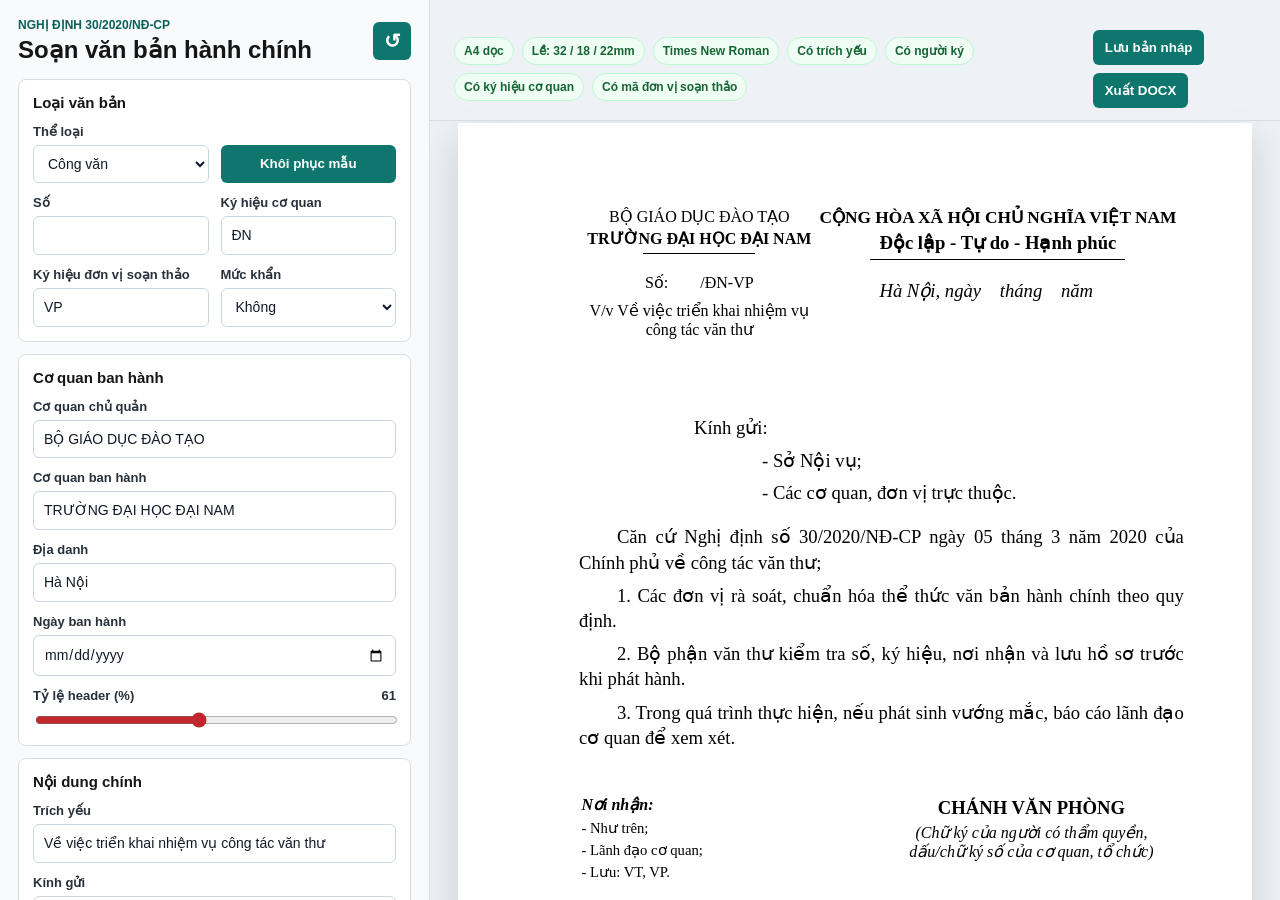
<file: vbhc/index.html>
<!doctype html>
<html lang="vi">
<head>
  <meta charset="utf-8">
  <meta name="viewport" content="width=device-width, initial-scale=1">
  <title>Trình soạn văn bản NĐ 30</title>
  <link rel="stylesheet" href="styles.css">
</head>
<body>
  <main class="app-shell">
    <aside class="editor-pane" aria-label="Thông tin văn bản">
      <div class="brand-row">
        <div>
          <p class="eyebrow">Nghị định 30/2020/NĐ-CP</p>
          <h1>Soạn văn bản hành chính</h1>
        </div>
        <button class="icon-button" id="resetBtn" type="button" title="Tạo lại mẫu trắng" aria-label="Tạo lại mẫu trắng">↺</button>
      </div>

      <section class="panel">
        <h2>Loại văn bản</h2>
        <div class="field-grid compact">
          <label>
            Thể loại
            <select id="docType"></select>
          </label>
          <button id="templateBtn" type="button" title="Điền lại nội dung mẫu theo phụ lục, có thể ghi đè nội dung đang nhập">Khôi phục mẫu</button>
          <label>
            Số
            <input id="docNo" type="number" min="1">
          </label>
          <label>
            Ký hiệu cơ quan
            <input id="agencyCode" value="ĐN">
          </label>
          <label id="draftingCodeBlock">
            Ký hiệu đơn vị soạn thảo
            <input id="draftingCode" value="VP">
          </label>
          <label>
            Mức khẩn
            <select id="urgency">
              <option value="">Không</option>
              <option>KHẨN</option>
              <option>THƯỢNG KHẨN</option>
              <option>HỎA TỐC</option>
            </select>
          </label>
        </div>
      </section>

      <section class="panel">
        <h2>Cơ quan ban hành</h2>
        <div class="field-grid">
          <label>
            Cơ quan chủ quản
            <input id="parentAgency" value="BỘ GIÁO DỤC ĐÀO TẠO">
          </label>
          <label>
            Cơ quan ban hành
            <input id="issuingAgency" value="TRƯỜNG ĐẠI HỌC ĐẠI NAM">
          </label>
          <label>
            Địa danh
            <input id="place" value="Hà Nội">
          </label>
          <label>
            Ngày ban hành
            <input id="issuedDate" type="date">
          </label>
          <label class="range-label">
            <span>Tỷ lệ header (%) <strong id="headerRatioValue">61</strong></span>
            <input id="headerRatio" type="range" min="52" max="72" value="61">
          </label>
          <label id="pageOrientationBlock">
            Khổ giấy
            <select id="pageOrientation">
              <option value="portrait">A4 dọc</option>
              <option value="landscape">A4 ngang</option>
            </select>
          </label>
        </div>
      </section>

      <section class="panel">
        <h2>Nội dung chính</h2>
        <div class="field-grid">
          <label>
            Trích yếu
            <input id="summary" value="Về việc triển khai nhiệm vụ công tác văn thư">
          </label>
          <label id="attachedBlock">
            Văn bản kèm theo
            <input id="attachedDocumentTitle" value="Quy chế công tác văn thư">
          </label>
          <label id="authorityBlock">
            Thẩm quyền ban hành
            <input id="issuingAuthority" value="CHỦ TỊCH ỦY BAN NHÂN DÂN TỈNH A">
          </label>
          <label id="recipientBlock">
            Kính gửi
            <textarea id="recipients" rows="3">Sở Nội vụ;
Các cơ quan, đơn vị trực thuộc.</textarea>
          </label>
          <label>
            Căn cứ / mở đầu
            <textarea id="basis" rows="4">Căn cứ Nghị định số 30/2020/NĐ-CP ngày 05 tháng 3 năm 2020 của Chính phủ về công tác văn thư;</textarea>
          </label>
          <label id="bodyTextBlock">
            Nội dung văn bản
            <textarea id="bodyText" rows="8">1. Các đơn vị rà soát, chuẩn hóa thể thức văn bản hành chính theo quy định.
2. Bộ phận văn thư kiểm tra số, ký hiệu, nơi nhận và lưu hồ sơ trước khi phát hành.
3. Trong quá trình thực hiện, nếu phát sinh vướng mắc, báo cáo lãnh đạo cơ quan để xem xét.</textarea>
          </label>
          <label id="tableTextBlock">
            Dữ liệu bảng
            <textarea id="tableText" rows="8"></textarea>
          </label>
          <label id="tableAfterBlock">
            Ghi chú sau bảng
            <textarea id="tableAfterText" rows="4"></textarea>
          </label>
        </div>
      </section>

      <section class="panel">
        <h2>Ký ban hành và nơi nhận</h2>
        <div class="field-grid compact">
          <label>
            Quyền hạn ký
            <select id="signMode">
              <option value="">Ký trực tiếp</option>
              <option>TM.</option>
              <option>KT.</option>
              <option>TL.</option>
              <option>TUQ.</option>
              <option>Q.</option>
            </select>
          </label>
          <label>
            Chức vụ
            <input id="signTitle" value="CHÁNH VĂN PHÒNG">
          </label>
          <label>
            Họ tên người ký
            <input id="signName" value="Nguyễn Văn A">
          </label>
          <label>
            Lưu
            <input id="archiveLine" value="VT, VP.">
          </label>
        </div>
        <label class="full-label">
          Nơi nhận
          <textarea id="copyTo" rows="4">Như trên;
Lãnh đạo cơ quan;
Lưu: VT, VP.</textarea>
        </label>
      </section>
    </aside>

    <section class="workspace" aria-label="Xem trước văn bản">
      <div class="toolbar">
        <div class="status-strip" id="checks"></div>
        <div class="toolbar-actions">
          <button id="saveBtn" type="button" title="Lưu bản nháp hiện tại vào trình duyệt này">Lưu bản nháp</button>
          <button id="exportBtn" type="button">Xuất DOCX</button>
        </div>
      </div>

      <article class="paper" id="paper">
        <div class="doc-top">
          <div class="agency-block">
            <p id="previewParent"></p>
            <p class="bold" id="previewAgency"></p>
            <div class="short-line"></div>
            <p id="previewNumber"></p>
            <p class="dispatch-number-summary" id="previewDispatchSummary"></p>
          </div>
          <div class="national-block">
            <p class="national-title">CỘNG HÒA XÃ HỘI CHỦ NGHĨA VIỆT NAM</p>
            <p class="motto">Độc lập - Tự do - Hạnh phúc</p>
            <div class="long-line"></div>
            <p class="date-line" id="previewDate"></p>
          </div>
        </div>

        <div class="urgency-stamp" id="previewUrgency"></div>

        <section class="subject-block" id="subjectBlock">
          <h2 id="previewDocType"></h2>
          <p id="previewSummary"></p>
          <div class="medium-line"></div>
        </section>

        <section class="authority-preview" id="previewAuthority"></section>

        <section class="to-block" id="previewRecipients"></section>

        <section class="content-block" id="previewBasis"></section>
        <section class="decision-command" id="previewDecisionCommand"></section>
        <section class="content-block" id="previewBody"></section>

        <section class="minutes-signature-row" id="previewMinutesSignatures">
          <div>
            <p class="minutes-sign-title">THƯ KÝ</p>
            <p class="signature-note">(Chữ ký)</p>
            <div class="sign-space small"></div>
            <p class="sign-name">Họ và tên</p>
          </div>
          <div>
            <p class="minutes-sign-title">CHỦ TỌA</p>
            <p class="signature-note">(Chữ ký của người có thẩm quyền, dấu/chữ ký số của cơ quan, tổ chức nếu có)</p>
            <div class="sign-space small"></div>
            <p class="sign-name">Họ và tên</p>
          </div>
        </section>

        <section class="minutes-signature-row" id="previewHandoverSignatures">
          <div>
            <p class="minutes-sign-title">ĐẠI DIỆN BÊN GIAO</p>
            <p class="signature-note">(Ký và ghi rõ họ và tên)</p>
            <div class="sign-space small"></div>
          </div>
          <div>
            <p class="minutes-sign-title">ĐẠI DIỆN BÊN NHẬN</p>
            <p class="signature-note">(Ký và ghi rõ họ và tên)</p>
            <div class="sign-space small"></div>
          </div>
        </section>

        <section class="signature-row">
          <div class="receivers">
            <p class="receive-title">Nơi nhận:</p>
            <div id="previewCopyTo"></div>
          </div>
          <div class="signature">
            <p id="previewSignMode"></p>
            <p class="signature-note official-letter-signature-note" id="previewSignatureNote"></p>
            <div class="sign-space"></div>
            <p class="sign-name" id="previewSignName"></p>
          </div>
        </section>
      </article>
    </section>
  </main>

  <script src="app.js"></script>
</body>
</html>
</file>
<file: vbhc/styles.css>
:root {
  --ink: #151515;
  --muted: #5c626a;
  --line: #d8dde3;
  --panel: #ffffff;
  --page-bg: #eef1f5;
  --accent: #0f766e;
  --accent-dark: #0b5f59;
  --warn: #9a3412;
  --ok: #166534;
}

* {
  box-sizing: border-box;
}

body {
  margin: 0;
  color: var(--ink);
  background: var(--page-bg);
  font-family: Arial, Helvetica, sans-serif;
}

.app-shell {
  display: grid;
  grid-template-columns: minmax(360px, 430px) 1fr;
  min-height: 100vh;
}

.editor-pane {
  height: 100vh;
  overflow: auto;
  padding: 18px;
  background: #f8fafc;
  border-right: 1px solid var(--line);
}

.brand-row {
  display: flex;
  align-items: center;
  justify-content: space-between;
  gap: 16px;
  margin-bottom: 14px;
}

.eyebrow {
  margin: 0 0 4px;
  color: var(--accent-dark);
  font-size: 12px;
  font-weight: 700;
  text-transform: uppercase;
}

h1 {
  margin: 0;
  font-size: 24px;
  line-height: 1.2;
}

.panel {
  margin: 12px 0;
  padding: 14px;
  background: var(--panel);
  border: 1px solid var(--line);
  border-radius: 8px;
}

.panel h2 {
  margin: 0 0 12px;
  font-size: 15px;
}

.field-grid {
  display: grid;
  gap: 12px;
}

.field-grid.compact {
  grid-template-columns: repeat(2, minmax(0, 1fr));
}

label,
.full-label {
  display: grid;
  gap: 6px;
  color: #28313b;
  font-size: 13px;
  font-weight: 700;
}

input,
select,
textarea {
  width: 100%;
  min-width: 0;
  border: 1px solid #cbd5e1;
  border-radius: 6px;
  padding: 9px 10px;
  color: #111827;
  background: #fff;
  font: 14px/1.35 Arial, Helvetica, sans-serif;
}

input[type="range"] {
  padding: 0;
  accent-color: #c1272d;
}

.range-label span {
  display: flex;
  justify-content: space-between;
  gap: 10px;
}

textarea {
  resize: vertical;
}

button {
  border: 0;
  border-radius: 6px;
  padding: 10px 12px;
  color: #fff;
  background: var(--accent);
  font-weight: 700;
  cursor: pointer;
}

button:hover {
  background: var(--accent-dark);
}

.toast {
  position: fixed;
  right: 22px;
  bottom: 22px;
  z-index: 50;
  padding: 10px 14px;
  border-radius: 6px;
  color: #fff;
  background: #166534;
  font-size: 14px;
  font-weight: 700;
  opacity: 0;
  transform: translateY(10px);
  pointer-events: none;
  transition: opacity 180ms ease, transform 180ms ease;
}

.toast.show {
  opacity: 1;
  transform: translateY(0);
}

#templateBtn {
  align-self: end;
  height: 38px;
}

.icon-button {
  width: 38px;
  height: 38px;
  padding: 0;
  font-size: 20px;
}

.workspace {
  min-width: 0;
  height: 100vh;
  overflow: auto;
  padding: 18px 24px 36px;
}

.toolbar {
  position: sticky;
  top: 0;
  z-index: 10;
  display: flex;
  align-items: center;
  justify-content: space-between;
  gap: 16px;
  margin: -18px -24px 20px;
  padding: 12px 24px;
  background: rgba(238, 241, 245, 0.94);
  border-bottom: 1px solid var(--line);
  backdrop-filter: blur(10px);
}

.toolbar-actions {
  display: flex;
  flex-wrap: wrap;
  gap: 8px;
}

.status-strip {
  display: flex;
  flex-wrap: wrap;
  gap: 8px;
  min-width: 0;
}

.check {
  border: 1px solid var(--line);
  border-radius: 999px;
  padding: 6px 9px;
  background: #fff;
  color: var(--muted);
  font-size: 12px;
  font-weight: 700;
}

.check.ok {
  border-color: #bbf7d0;
  color: var(--ok);
  background: #f0fdf4;
}

.check.warn {
  border-color: #fed7aa;
  color: var(--warn);
  background: #fff7ed;
}

.paper {
  width: 210mm;
  min-height: 297mm;
  margin: 0 auto;
  padding: 22mm 18mm 22mm 32mm;
  background: #fff;
  box-shadow: 0 14px 38px rgba(15, 23, 42, 0.16);
  color: #000;
  font-family: "Times New Roman", Times, serif;
  font-size: 14pt;
  line-height: 1.35;
}

.paper.landscape {
  width: 297mm;
  min-height: 210mm;
}

#tableTextBlock,
#tableAfterBlock,
#pageOrientationBlock {
  display: none;
}

.doc-top {
  display: grid;
  grid-template-columns: 39% 61%;
  width: calc(100% - 2mm);
  margin: 0 auto;
}

.agency-block,
.national-block,
.subject-block,
.dispatch-subject,
.signature {
  text-align: center;
}

.agency-block p,
.national-block p,
.subject-block p,
.signature p {
  margin: 0;
}

.agency-block {
  font-size: 12pt;
  text-transform: uppercase;
}

.bold,
.national-title,
.motto,
.subject-block h2,
.subject-block p,
.signature p,
.sign-name {
  font-weight: 700;
}

.national-title {
  font-size: 13pt;
  text-transform: uppercase;
  white-space: nowrap;
}

.motto {
  font-size: 14pt;
}

.date-line {
  margin-top: 14pt !important;
  font-style: italic;
}

.short-line,
.long-line,
.medium-line {
  height: 1px;
  margin: 4px auto 8px;
  background: #000;
}

.short-line {
  width: 48%;
}

.long-line {
  width: 70%;
}

.medium-line {
  width: 34%;
}

.authority-preview {
  display: none;
  margin: 4mm 0 5mm;
  font-family: "Times New Roman", Times, serif;
  font-size: 13pt;
  font-weight: 700;
  text-align: center;
  text-transform: uppercase;
}

.decision-command {
  display: none;
  margin: 5mm 0 3mm;
  font-family: "Times New Roman", Times, serif;
  font-size: 14pt;
  font-weight: 700;
  text-align: center;
}

.agency-block #previewNumber {
  margin-top: 13pt;
  text-transform: none;
}

.dispatch-number-summary {
  display: none;
  margin-top: 2mm !important;
  font-size: 12pt;
  font-weight: 400;
  line-height: 1.2;
  text-transform: none;
}

.urgency-stamp {
  min-height: 12mm;
  padding-top: 4mm;
  color: #b91c1c;
  font-size: 13pt;
  font-weight: 700;
  text-align: left;
}

.urgency-stamp span {
  display: inline-block;
  border: 1px solid #b91c1c;
  padding: 1mm 3mm;
}

.subject-block {
  margin-top: 4mm;
}

.subject-block h2 {
  margin: 0 0 2mm;
  font-size: 14pt;
  text-transform: uppercase;
}

.subject-block.table-template p {
  font-weight: 400;
  line-height: 1.15;
}

.subject-block.table-template p span {
  display: inline-block;
  margin-top: 1mm;
  font-style: italic;
}

.dispatch-subject {
  margin-top: 4mm;
  font-size: 12pt;
}

.to-block {
  margin: 8mm 0 5mm;
}

.to-block p {
  margin: 0 0 2mm;
}

.to-block .to-list {
  padding-left: 25mm;
}

.paper.official-letter .to-block {
  width: 62%;
  margin-right: auto;
  margin-left: auto;
}

.paper.official-letter .to-block > p {
  text-align: left;
}

.paper.official-letter .to-block .to-list {
  padding-left: 18mm;
}

.content-block {
  text-align: justify;
}

.content-block p {
  margin: 0 0 6pt;
  text-indent: 10mm;
  overflow-wrap: anywhere;
  word-break: break-word;
}

.content-block p strong:first-child {
  white-space: nowrap;
}

.content-block.italic p {
  font-style: italic;
}

.form-table {
  width: 100%;
  border-collapse: collapse;
  margin: 4mm 0 2mm;
  table-layout: fixed;
  text-align: center;
}

.form-table th,
.form-table td {
  border: 1px solid #111827;
  padding: 2mm 1.5mm;
  font-size: 12pt;
  line-height: 1.2;
  vertical-align: middle;
}

.form-table.compact th,
.form-table.compact td {
  padding: 1.5mm 1mm;
  font-size: 9pt;
}

.form-table th,
.form-table .strong {
  font-weight: 700;
}

.form-table td:nth-child(2) {
  text-align: left;
}

.content-block .table-note {
  margin: 0 0 2mm var(--note-indent, 12mm);
  text-indent: 0;
}

.content-block .table-note.align-center {
  margin-left: 0;
  text-align: center;
}

.content-block .table-note.italic-note {
  font-style: italic;
}

.signature-row {
  display: grid;
  grid-template-columns: 50% 50%;
  width: calc(100% - 1.25mm);
  margin-right: auto;
  margin-left: auto;
  margin-top: 12mm;
}

.receive-title {
  margin: 0 0 1mm;
  font-size: 12pt;
  font-style: italic;
  font-weight: 700;
}

.receivers {
  font-size: 11pt;
  line-height: 1.25;
}

.receivers p {
  margin: 0 0 1mm;
}

.signature {
  font-size: 14pt;
}

.official-letter-signature-note {
  display: none;
  margin-top: 1mm !important;
  font-size: 12pt;
  font-weight: 400 !important;
  font-style: italic;
  line-height: 1.15;
  white-space: pre-line;
}

.sign-space {
  height: 28mm;
}

.sign-space.small {
  height: 18mm;
}

.sign-name {
  text-transform: none;
}

.minutes-signature-row {
  display: none;
  grid-template-columns: 1fr 1fr;
  gap: 18mm;
  margin: 10mm 0 7mm;
  text-align: center;
}

.minutes-sign-title {
  margin: 0;
  font-weight: 700;
}

.signature-note {
  margin: 1mm 0 0;
  font-size: 12pt;
  font-style: italic;
}

@media (max-width: 980px) {
  .app-shell {
    grid-template-columns: 1fr;
  }

  .editor-pane,
  .workspace {
    height: auto;
    overflow: visible;
  }

  .toolbar {
    position: static;
    margin: 0 0 16px;
    padding: 10px 0;
    background: transparent;
    border: 0;
  }

  .paper {
    width: min(100%, 210mm);
    padding: 18mm 12mm 18mm 18mm;
    font-size: 13pt;
  }

  .paper.landscape {
    width: min(100%, 297mm);
  }
}

@media print {
  body {
    background: #fff;
  }

  .editor-pane,
  .toolbar {
    display: none;
  }

  .app-shell,
  .workspace {
    display: block;
    height: auto;
    padding: 0;
    overflow: visible;
  }

  .paper {
    width: 210mm;
    min-height: 297mm;
    margin: 0;
    padding: 22mm 18mm 22mm 32mm;
    box-shadow: none;
  }

  .paper.landscape {
    width: 297mm;
    min-height: 210mm;
  }

  @page {
    size: A4;
    margin: 0;
  }

  body.print-landscape {
    page: landscape-page;
  }

  @page landscape-page {
    size: A4 landscape;
    margin: 0;
  }
}
</file>
